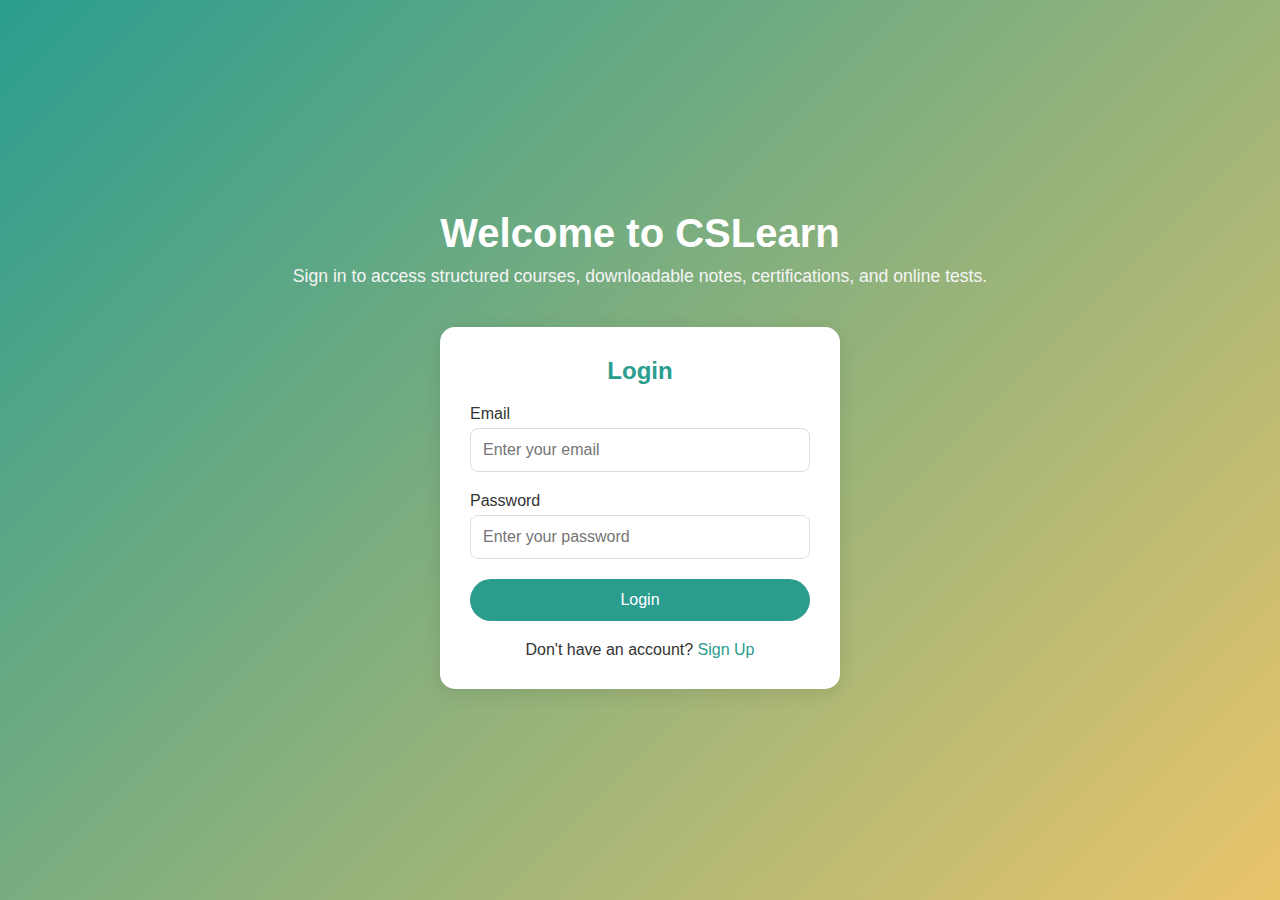
<file: index.html>
<!DOCTYPE html>
<html lang="en">
<head>
    <meta charset="UTF-8">
    <meta name="viewport" content="width=device-width, initial-scale=1.0">
    <title>Login & Signup - CSLearn</title>
    <style>
        * {
            margin: 0;
            padding: 0;
            box-sizing: border-box;
            font-family: -apple-system, BlinkMacSystemFont, 'Segoe UI', Roboto, Oxygen, Ubuntu, Cantarell, 'Open Sans', 'Helvetica Neue', sans-serif;
        }

        body {
            display: flex;
            flex-direction: column;
            justify-content: center;
            align-items: center;
            min-height: 100vh;
            background: linear-gradient(135deg, #2a9d8f, #e9c46a); /* Matching homepage gradient */
            color: #333;
        }

        .hero {
            text-align: center;
            padding: 20px;
            margin-bottom: 20px;
        }

        .hero h1 {
            font-size: 2.5rem;
            color: #fff;
            margin-bottom: 10px;
            font-weight: 600;
        }

        .hero p {
            font-size: 1.1rem;
            color: #f5f5f5;
        }

        .container {
            background: #fff;
            border-radius: 15px;
            box-shadow: 0 4px 20px rgba(0, 0, 0, 0.1);
            width: 400px;
            padding: 30px;
            margin-bottom: 20px;
        }

        .container h2 {
            text-align: center;
            margin-bottom: 20px;
            color: #2a9d8f; /* Matching teal color */
            font-weight: 600;
        }

        .form-box {
            display: none;
        }

        .form-box.active {
            display: block;
        }

        .input-box {
            margin-bottom: 20px;
        }

        .input-box label {
            display: block;
            margin-bottom: 5px;
            color: #333;
            font-weight: 500;
        }

        .input-box input {
            width: 100%;
            padding: 12px;
            border: 1px solid #ddd;
            border-radius: 8px;
            font-size: 16px;
            transition: border-color 0.3s;
        }

        .input-box input:focus {
            outline: none;
            border-color: #2a9d8f; /* Teal border on focus */
        }

        .btn {
            width: 100%;
            padding: 12px;
            background: #2a9d8f; /* Teal button */
            border: none;
            border-radius: 25px; /* Rounded like homepage buttons */
            color: #fff;
            font-size: 16px;
            font-weight: 500;
            cursor: pointer;
            transition: background 0.3s;
        }

        .btn:hover {
            background: #e9c46a; /* Yellow on hover */
        }

        .toggle-link {
            text-align: center;
            margin-top: 20px;
        }

        .toggle-link a {
            color: #2a9d8f; /* Teal link */
            text-decoration: none;
            font-weight: 500;
        }

        .toggle-link a:hover {
            text-decoration: underline;
            color: #e9c46a; /* Yellow on hover */
        }

        .error {
            color: #e63946; /* Red for errors */
            font-size: 14px;
            margin-top: 5px;
            display: none;
        }

        @media (max-width: 480px) {
            .container {
                width: 90%;
                padding: 20px;
            }

            .hero h1 {
                font-size: 2rem;
            }

            .hero p {
                font-size: 1rem;
            }
        }
    </style>
</head>
<body>
    <div class="hero">
        <h1>Welcome to CSLearn</h1>
        <p>Sign in to access structured courses, downloadable notes, certifications, and online tests.</p>
    </div>

    <div class="container">
        <div class="form-box login active" id="loginForm">
            <h2>Login</h2>
            <div class="input-box">
                <label for="loginEmail">Email</label>
                <input type="email" id="loginEmail" placeholder="Enter your email" required>
                <div class="error" id="loginEmailError">Invalid email or password</div>
            </div>
            <div class="input-box">
                <label for="loginPassword">Password</label>
                <input type="password" id="loginPassword" placeholder="Enter your password" required>
            </div>
            <button class="btn" onclick="handleLogin()">Login</button>
            <div class="toggle-link">
                <p>Don't have an account? <a href="#" onclick="toggleForm('signup')">Sign Up</a></p>
            </div>
        </div>

        <div class="form-box signup" id="signupForm">
            <h2>Sign Up</h2>
            <div class="input-box">
                <label for="signupName">Full Name</label>
                <input type="text" id="signupName" placeholder="Enter your full name" required>
                <div class="error" id="signupNameError">Name is required</div>
            </div>
            <div class="input-box">
                <label for="signupEmail">Email</label>
                <input type="email" id="signupEmail" placeholder="Enter your email" required>
                <div class="error" id="signupEmailError">Email already exists</div>
            </div>
            <div class="input-box">
                <label for="signupPassword">Password</label>
                <input type="password" id="signupPassword" placeholder="Enter your password" required>
                <div class="error" id="signupPasswordError">Password must be at least 6 characters</div>
            </div>
            <button class="btn" onclick="handleSignup()">Sign Up</button>
            <div class="toggle-link">
                <p>Already have an account? <a href="#" onclick="toggleForm('login')">Login</a></p>
            </div>
        </div>
    </div>

    <script>
        function toggleForm(form) {
            const loginForm = document.getElementById('loginForm');
            const signupForm = document.getElementById('signupForm');
            if (form === 'login') {
                loginForm.classList.add('active');
                signupForm.classList.remove('active');
            } else {
                signupForm.classList.add('active');
                loginForm.classList.remove('active');
            }
            clearErrors();
        }

        function clearErrors() {
            document.querySelectorAll('.error').forEach(error => {
                error.style.display = 'none';
            });
        }

        function validateEmail(email) {
            const re = /^[^\s@]+@[^\s@]+\.[^\s@]+$/;
            return re.test(email);
        }

        function handleSignup() {
            const name = document.getElementById('signupName').value.trim();
            const email = document.getElementById('signupEmail').value.trim();
            const password = document.getElementById('signupPassword').value;

            let valid = true;
            clearErrors();

            if (!name) {
                document.getElementbyId('signupNameError').style.display = 'block';
                valid = false;
            }
            if (!validateEmail(email)) {
                document.getElementById('signupEmailError').textContent = 'Invalid email format';
                document.getElementById('signupEmailError').style.display = 'block';
                valid = false;
            }
            if (password.length < 6) {
                document.getElementById('signupPasswordError').style.display = 'block';
                valid = false;
            }

            const users = JSON.parse(localStorage.getItem('users') || '[]');
            if (users.some(user => user.email === email)) {
                document.getElementById('signupEmailError').textContent = 'Email already exists';
                document.getElementById('signupEmailError').style.display = 'block';
                valid = false;
            }

            if (valid) {
                users.push({ name, email, password });
                localStorage.setItem('users', JSON.stringify(users));
                alert('Signup successful! Please login.');
                toggleForm('login');
                document.getElementById('signupName').value = '';
                document.getElementById('signupEmail').value = '';
                document.getElementById('signupPassword').value = '';
            }
        }

        function handleLogin() {
            const email = document.getElementById('loginEmail').value.trim();
            const password = document.getElementById('loginPassword').value;

            clearErrors();

            const users = JSON.parse(localStorage.getItem('users') || '[]');
            const user = users.find(user => user.email === email && user.password === password);

            if (user) {
                alert(`Welcome back, ${user.name}!`);
                window.location.href = 'https://chiragc7.github.io/E-learning/';
            } else {
                document.getElementById('loginEmailError').style.display = 'block';
            }
        }
    </script>
    <script>
    function toggleForm(form) {
        const loginForm = document.getElementById('loginForm');
        const signupForm = document.getElementById('signupForm');
        if (form === 'login') {
            loginForm.classList.add('active');
            signupForm.classList.remove('active');
        } else {
            signupForm.classList.add('active');
            loginForm.classList.remove('active');
        }
        clearErrors();
    }

    function clearErrors() {
        document.querySelectorAll('.error').forEach(error => {
            error.style.display = 'none';
        });
    }

    function validateEmail(email) {
        const re = /^[^\s@]+@[^\s@]+\.[^\s@]+$/;
        return re.test(email);
    }

    function handleSignup() {
        const name = document.getElementById('signupName').value.trim();
        const email = document.getElementById('signupEmail').value.trim();
        const password = document.getElementById('signupPassword').value;

        let valid = true;
        clearErrors();

        if (!name) {
            document.getElementById('signupNameError').style.display = 'block';
            valid = false;
        }
        if (!validateEmail(email)) {
            document.getElementById('signupEmailError').textContent = 'Invalid email format';
            document.getElementById('signupEmailError').style.display = 'block';
            valid = false;
        }
        if (password.length < 6) {
            document.getElementById('signupPasswordError').style.display = 'block';
            valid = false;
        }

        const users = JSON.parse(localStorage.getItem('users') || '[]');
        if (users.some(user => user.email === email)) {
            document.getElementById('signupEmailError').textContent = 'Email already exists';
            document.getElementById('signupEmailError').style.display = 'block';
            valid = false;
        }

        if (valid) {
            users.push({ name, email, password });
            localStorage.setItem('users', JSON.stringify(users));
            alert('Signup successful! Please login.');
            toggleForm('login');
            document.getElementById('signupName').value = '';
            document.getElementById('signupEmail').value = '';
            document.getElementById('signupPassword').value = '';
        }
    }

    function handleLogin() {
        const email = document.getElementById('loginEmail').value.trim();
        const password = document.getElementById('loginPassword').value;

        clearErrors();

        const users = JSON.parse(localStorage.getItem('users') || '[]');
        const user = users.find(user => user.email === email && user.password === password);

        if (user) {
            // Set loggedIn flag and store user info
            localStorage.setItem('loggedIn', 'true');
            localStorage.setItem('currentUser', JSON.stringify(user));
            alert(`Welcome back, ${user.name}!`);
            window.location.href = 'home.html'; // Redirect to homepage
            document.getElementById('loginEmail').value = '';
            document.getElementById('loginPassword').value = '';
        } else {
            document.getElementById('loginEmailError').style.display = 'block';
        }
    }
</script>
</body>
</html>
</file>
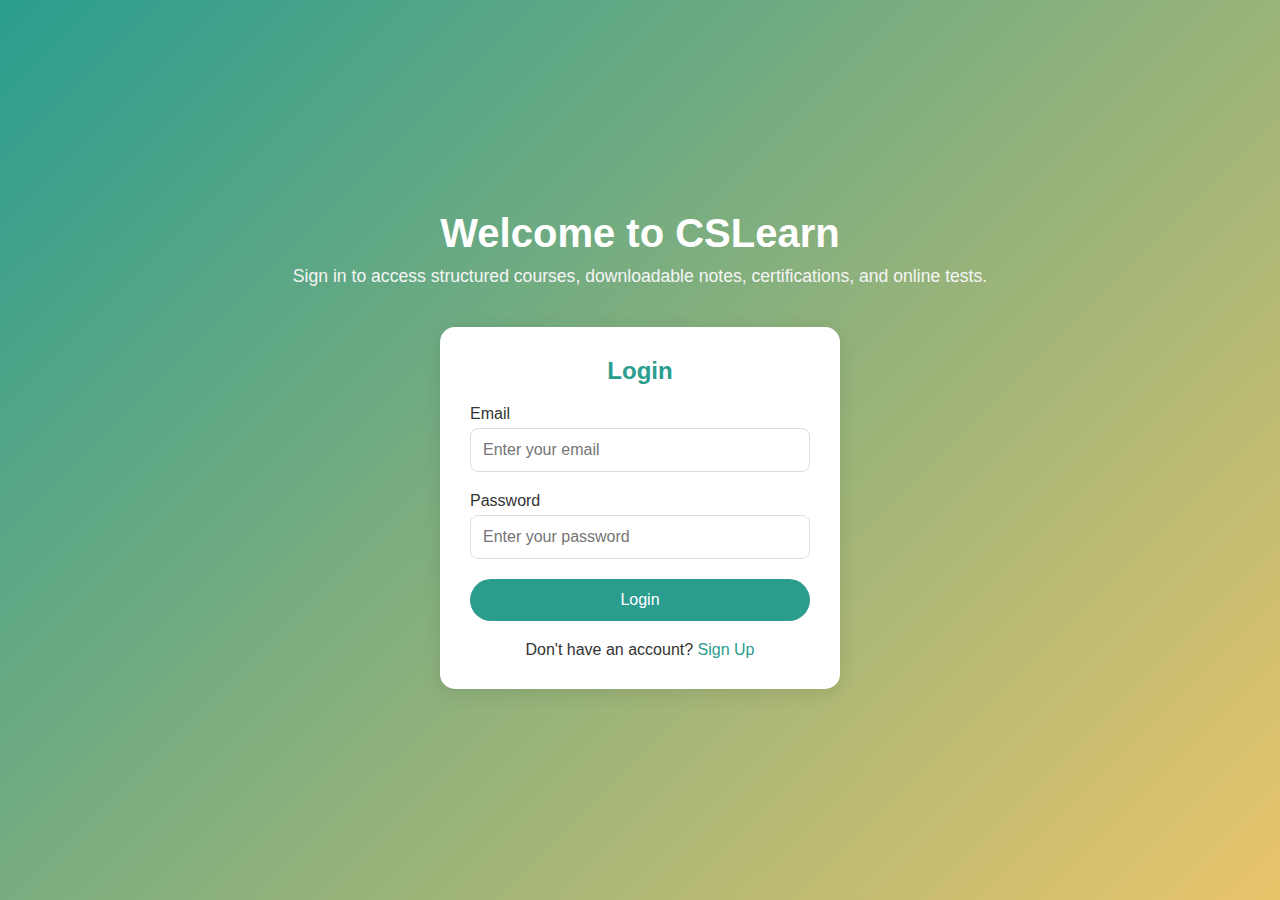
<file: Certificates.html>
<!DOCTYPE html>
<html lang="en">
<head>
  <meta charset="UTF-8">
  <meta name="viewport" content="width=device-width, initial-scale=1">
  <title>Certificates - CS E-Learning</title>
  <link rel="stylesheet" href="certificates.css">
</head>
<body>
  <!-- Check Login Status -->
    <script>
        // Check if user is logged in
        if (!localStorage.getItem('loggedIn')) {
            window.location.href = 'index.html'; // Redirect to login page
        }
    </script>
  <!-- Header -->
  <header class="header">
    <div class="container">
      <div class="logo">CS<span>Learn</span></div>
      <nav class="nav">
        <a href="home.html">Home</a>
        <a href="course.html">Courses</a>
        <a href="notes.html">Notes</a>
        <a href="certificates.html" class="active">Certificates</a>
        <a href="contect.html">Contact</a>
      </nav>
    </div>
  </header>

  <!-- Certificates Section -->
  <section class="certificates">
    <div class="container">
      <h2>Download Your Certificate</h2>
      <p>Congratulations! Complete your course and get your certificate.</p>

      <div class="certificate-list">

        <div class="certificate-card">
          <h3>Introduction to Computers</h3>
          <a href="certificate_genrater.html" >Download Certificate</a>
        </div>

        <div class="certificate-card">
          <h3>Programming Fundamentals</h3>
          <a href="certificate_genrater.html">Download Certificate</a>
        </div>

        <div class="certificate-card">
          <h3>Database Management</h3>
          <a href="certificate_genrater.html" >Download Certificate</a>
        </div>

        <div class="certificate-card">
          <h3>Web Development Basics</h3>
          <a href="certificate_genrater.html" >Download Certificate</a>
        </div>

        <div class="certificate-card">
          <h3>Networking Essentials</h3>
          <a href="certificate_genrater.html" >Download Certificate</a>
        </div>

      </div>
    </div>
  </section>

  <!-- Footer -->
  <footer class="footer">
    <div class="container">
      <p>&copy; 2025 CS Learn | Designed by Chirag</p>
      <div class="social-links">
        <a href="https://www.linkedin.com/in/chirag-chauhan-78a33319b" target="_blank">LinkedIn</a> 
        <span>|</span>
        <a href="https://github.com/chiragc7" target="_blank">GitHub</a>
        <span>|</span>
         <a href="https://chiragc7.github.io/portfolio/" target="_blank">portfolio</a> 
         
    
      <p>📧  <a href="mailto:chiragchauhan10614@gmail.com" class="email-link">chiragchauhan10614@gmail.com</a> | 📞 +91-9105286928</p>
    </div>
  </footer>


  

</body>
</html>
</file>
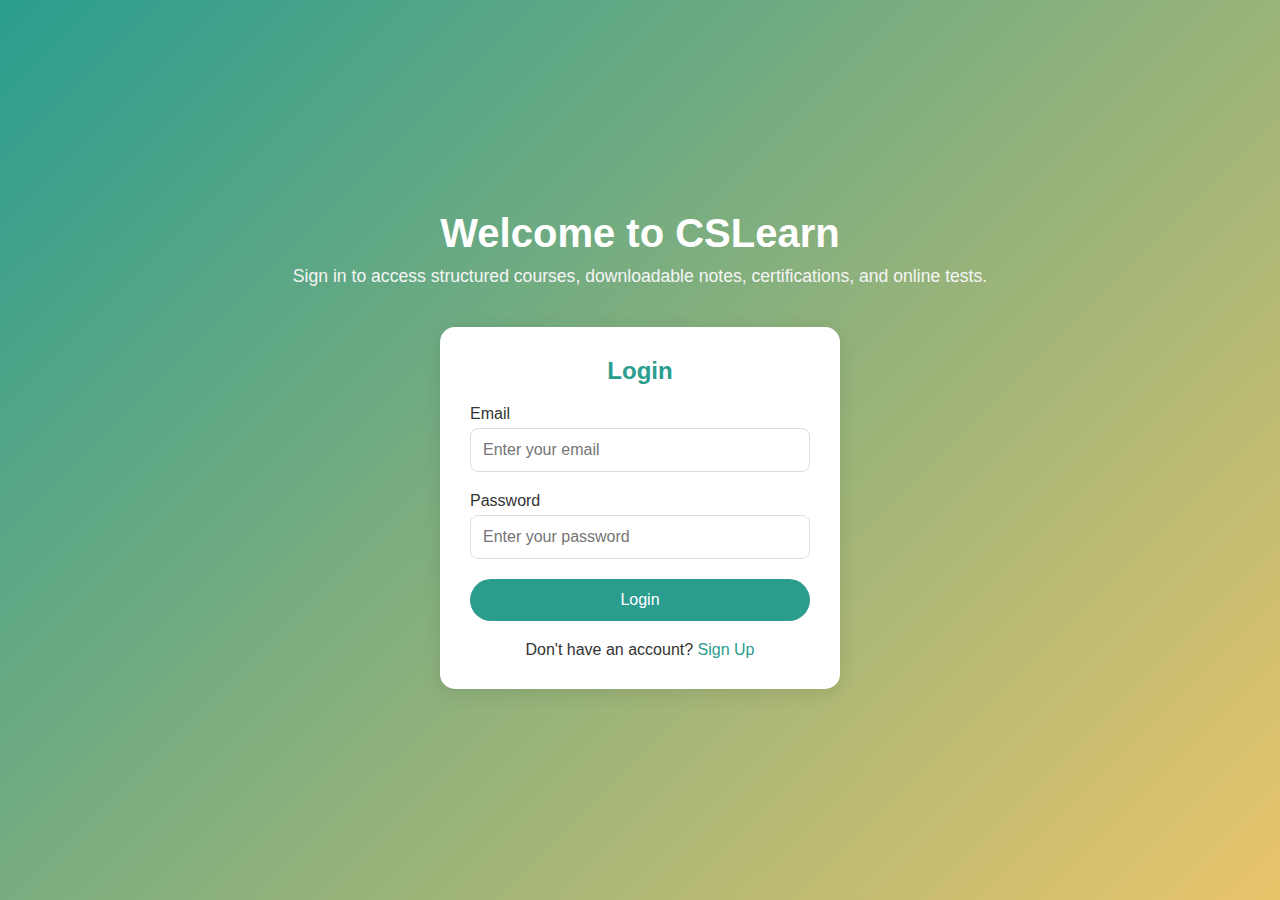
<file: contect.html>
<!DOCTYPE html>
<html lang="en">
<head>
  <meta charset="UTF-8">
  <meta name="viewport" content="width=device-width, initial-scale=1.0">
  <title>Contact Us - CS E-Learning</title>
  <link rel="stylesheet" href="contect.css">
  <link rel="stylesheet" href="https://cdn.jsdelivr.net/npm/bootstrap@5.3.5/dist/css/bootstrap.min.css">
</head>
<body>
  <!-- Check Login Status -->
  <script>
    // Check if user is logged in
    if (!localStorage.getItem('loggedIn')) {
      window.location.href = 'index.html'; // Redirect to login page
    }
  </script>

  <!-- Header -->
  <header class="header">
    <div class="container">
      <div class="logo">CS<span>Learn</span></div>
      <nav class="nav">
        <a href="home.html">Home</a>
        <a href="course.html">Courses</a>
        <a href="notes.html">Notes</a>
        <a href="Certificates.html">Certificates</a>
        <a href="contact.html" class="active">Contact</a>
      </nav>
    </div>
  </header>

  <!-- Contact Section -->
  <section class="contact">
    <div class="container">
      <h2>Contact Us</h2>
      <p>Have questions or need help? Fill out the form below and we will get back to you soon!</p>

      <form action="https://formspree.io/f/xjkwyzlo" method="POST" class="contact-form">
        <div class="mb-3">
          <label for="name" class="form-label">Name</label>
          <input type="text" id="name" name="name" class="form-control" placeholder="Name" required>
        </div>

        <div class="mb-3">
          <label for="email" class="form-label">Email</label>
          <input type="email" id="email" name="email" class="form-control" placeholder="Email" required>
        </div>

        <div class="mb-3">
          <label for="message" class="form-label">Message</label>
          <textarea id="message" name="message" class="form-control" placeholder="Enter your message" rows="5"></textarea>
        </div>

        <button type="submit" class="btn btn-primary btn-lg">Submit</button>
      </form>
    </div>
  </section>

  <!-- Footer -->
  <footer class="footer">
    <div class="container">
      <p>© 2025 CS Learn | Designed by Chirag</p>
      <div class="social-links">
        <a href="https://www.linkedin.com/in/chirag-chauhan-78a33319b" target="_blank">LinkedIn</a>
        <span>|</span>
        <a href="https://github.com/chiragc7" target="_blank">GitHub</a>
        <span>|</span>
        <a href="https://chiragc7.github.io/portfolio/" target="_blank">Portfolio</a>
      </div>
      <p>📧 <a href="mailto:chiragchauhan10614@gmail.com" class="email-link">chiragchauhan10614@gmail.com</a> | 📞 +91-9105286928</p>
    </div>
  </footer>
</body>
</html>
</file>
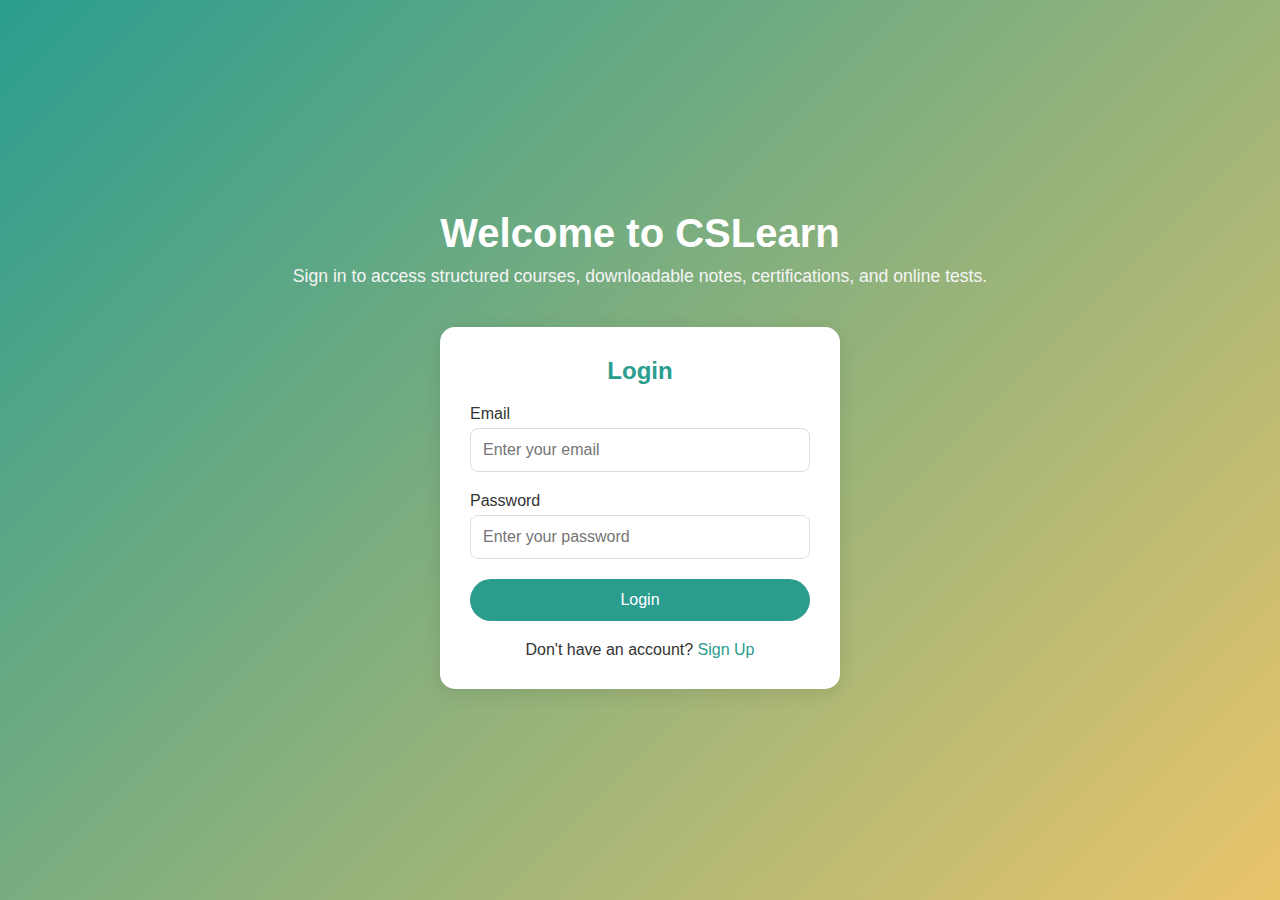
<file: course.html>
<!DOCTYPE html>
<html lang="en">
<head>
  <meta charset="UTF-8">
  <meta name="viewport" content="width=device-width, initial-scale=1">
  <title>Courses - CS E-Learning</title>
  <link rel="stylesheet" href="course.css">
  <link rel="stylesheet" href="https://cdn.jsdelivr.net/npm/bootstrap@5.3.5/dist/css/bootstrap.min.css">

</head>
<body>
  <!-- Check Login Status -->
    <script>
        // Check if user is logged in
        if (!localStorage.getItem('loggedIn')) {
            window.location.href = 'index.html'; // Redirect to login page
        }
    </script>
  <!-- Header -->
  <header class="header">
    <div class="container">
      <div class="logo">CS<span>Learn</span></div>
      <nav class="nav">
        <a href="home.html">Home</a>
        <a href="course.html" class="active">Courses</a>
        <a href="notes.html">Notes</a>
        <a href="Certificates.html">Certificates</a>
        <a href="contect.html">Contact</a>
      </nav>
    </div>
  </header>

  <!-- Courses Section -->
  <section class="courses">
    <div class="container">
      <h2>Our Courses</h2>
      <p>Start learning today with our Computer Science courses!</p>

      <div class="course-grid">
        <div class="course-card">
          <h3>Introduction to Computers</h3>
          <p>Learn the basics of computers, hardware, software, and applications.</p>
          <a href="introduction.html">Start Learning</a>
        </div>

        <div class="course-card">
          <h3>Programming Fundamentals</h3>
          <p>Understand algorithms, flowcharts, and basic programming logic.</p>
          <a href="programing.html">Start Learning</a>
        </div>

        <div class="course-card">
          <h3>Database Management</h3>
          <p>Learn about databases, SQL queries, and data storage techniques.</p>
          <a href="database.html">Start Learning</a>
        </div>

        <div class="course-card">
          <h3>Web Development Basics</h3>
          <p>Introduction to HTML, CSS, and JavaScript for website development.</p>
          <a href="https://chiragc7.github.io/studyc7/">Start Learning</a>
        </div>

        <div class="course-card">
          <h3>Networking Essentials</h3>
          <p>Understand computer networks, internet basics, and cybersecurity.</p>
          <a href="network.html">Start Learning</a>
        </div>

      </div>
    </div>
  </section>

  <!-- Footer -->
  <footer class="footer">
    <div class="container">
      <p>&copy; 2025 CS Learn | Designed by Chirag</p>
      <div class="social-links">
        <a href="https://www.linkedin.com/in/chirag-chauhan-78a33319b" target="_blank">LinkedIn</a> 
        <span>|</span>
        <a href="https://github.com/chiragc7" target="_blank">GitHub</a>
        <span>|</span>
         <a href="https://chiragc7.github.io/portfolio/" target="_blank">portfolio</a> 
         
    
      <p>📧  <a href="mailto:chiragchauhan10614@gmail.com" class="email-link">chiragchauhan10614@gmail.com</a> | 📞 +91-9105286928</p>
    </div>
  </footer>

</body>
</html>
</file>
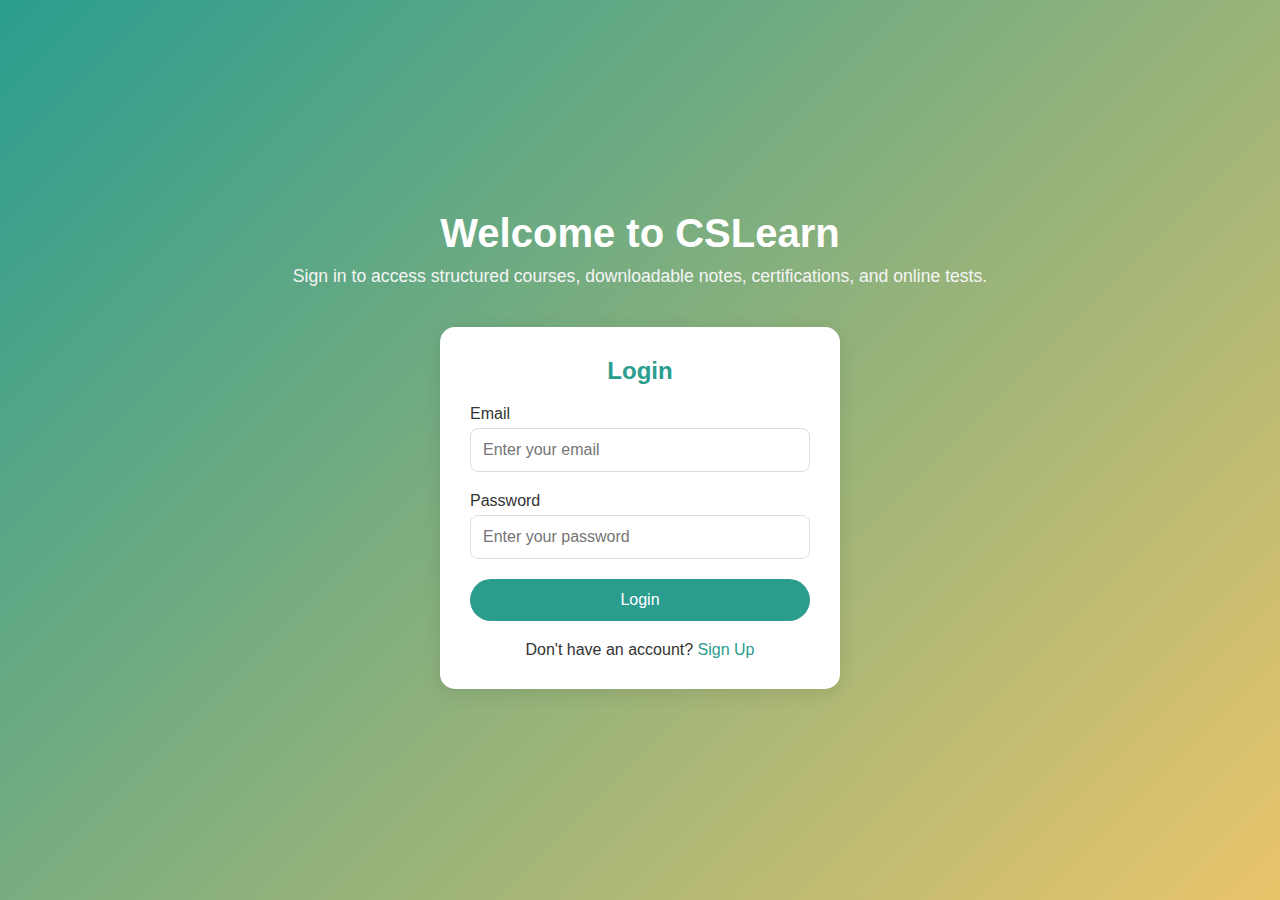
<file: database.html>
<!DOCTYPE html>
<html lang="en">
<head>
  <meta charset="UTF-8" />
  <meta name="viewport" content="width=device-width, initial-scale=1.0" />
  <title>Introduction to Database</title>
  <link rel="stylesheet" href="database.css" />
</head>
<body>
  <!-- Check Login Status -->
    <script>
        // Check if user is logged in
        if (!localStorage.getItem('loggedIn')) {
            window.location.href = 'index.html'; // Redirect to login page
        }
    </script>
  <header>
    <h1>Introduction to Database</h1>
    <p>Understanding the basics of storing and managing data</p>
  </header>

  <main class="container">
    <section class="intro">
      <h2>What is a Database?</h2>
      <p>
        A database is an organized collection of data that can be easily accessed, managed, and updated. 
        It helps in storing large amounts of data efficiently so that it can be retrieved and used whenever needed.
      </p>
    </section>

    <section class="types">
      <h2>Types of Databases</h2>
      <ul>
        <li>Relational Database (e.g., MySQL, PostgreSQL)</li>
        <li>NoSQL Database (e.g., MongoDB)</li>
        <li>Cloud Database (e.g., Firebase)</li>
        <li>Distributed Database</li>
      </ul>
    </section>

<h2>1. Relational Database (e.g., MySQL, PostgreSQL)</h2>
<p>A Relational Database stores data in tables (rows and columns) and uses Structured Query Language (SQL) to manage and retrieve it.
    Each table has a primary key and can be linked to other tables using foreign keys, which makes data organized and easy to relate.</p>
<ul>
<li>Structured format with defined schema</li>
<li>Supports complex queries using SQL</li>
<li>Ensures data integrity using constraints and relationships</li>
<li>Used in: Banking systems, e-commerce, CRM software</li>
</ul>

<h2> 2. NoSQL Database (e.g., MongoDB)</h2>
<p>A NoSQL Database is used to store unstructured or semi-structured data. It doesn't require a fixed schema, making it highly flexible for modern 
    applications like real-time analytics and content management systems.</p>
<ul>
<li>Stores data in formats like JSON, documents, key-value pairs</li>
<li>High scalability and performance</li>
<li>Schema-less (can change structure anytime)</li>
<li>Used in: Social media apps, IoT, real-time analytics</li>
</ul>

<h2> 3. Cloud Database (e.g., Firebase)</h2>
<p>A Cloud Database is hosted on the cloud rather than on local servers. It allows access to data anytime,
     anywhere through the internet, and is often fully managed by service providers</p>

<ul>
    <li>Accessible globally via internet</li>
    <li>Auto-scaling and real-time syncing</li>
    <li>No need for server management</li>
    <li>Used in: Mobile apps, real-time chat apps, SaaS platforms</li>
</ul>

<h2>4. Distributed Database</h2>
<p>
    A Distributed Database stores data across multiple physical locations
     (different servers or even countries).
     It appears as a single database to users but is actually split across a network.
</p>

<ul>

    <li>High availability and fault tolerance</li>
    <li>Data is stored closer to the users for faster access</li>
    <li>Used in large-scale systems</li>
    <li>Used in: Telecom systems, global applications, big data environments</li>


</ul>



    <section class="uses">
      <h2>Common Uses of Databases</h2>
      <p>
        Databases are used in almost every field – banking, education, e-commerce, social media, healthcare, and more.
      </p>
    </section>
  </main>

  <footer class="footer">
    <div class="container">
      <p>&copy; 2025 CS Learn | Designed by Chirag</p>
      <div class="social-links">
        <a href="https://www.linkedin.com/in/chirag-chauhan-78a33319b" target="_blank">LinkedIn</a> 
        <span>|</span>
        <a href="https://github.com/chiragc7" target="_blank">GitHub</a>
        <span>|</span>
         <a href="https://chiragc7.github.io/portfolio/" target="_blank">portfolio</a> 
         
    
      <p>📧  <a href="mailto:chiragchauhan10614@gmail.com" class="email-link">chiragchauhan10614@gmail.com</a> | 📞 +91-9105286928</p>
    </div>
  </footer>

</body>
</html>
</file>
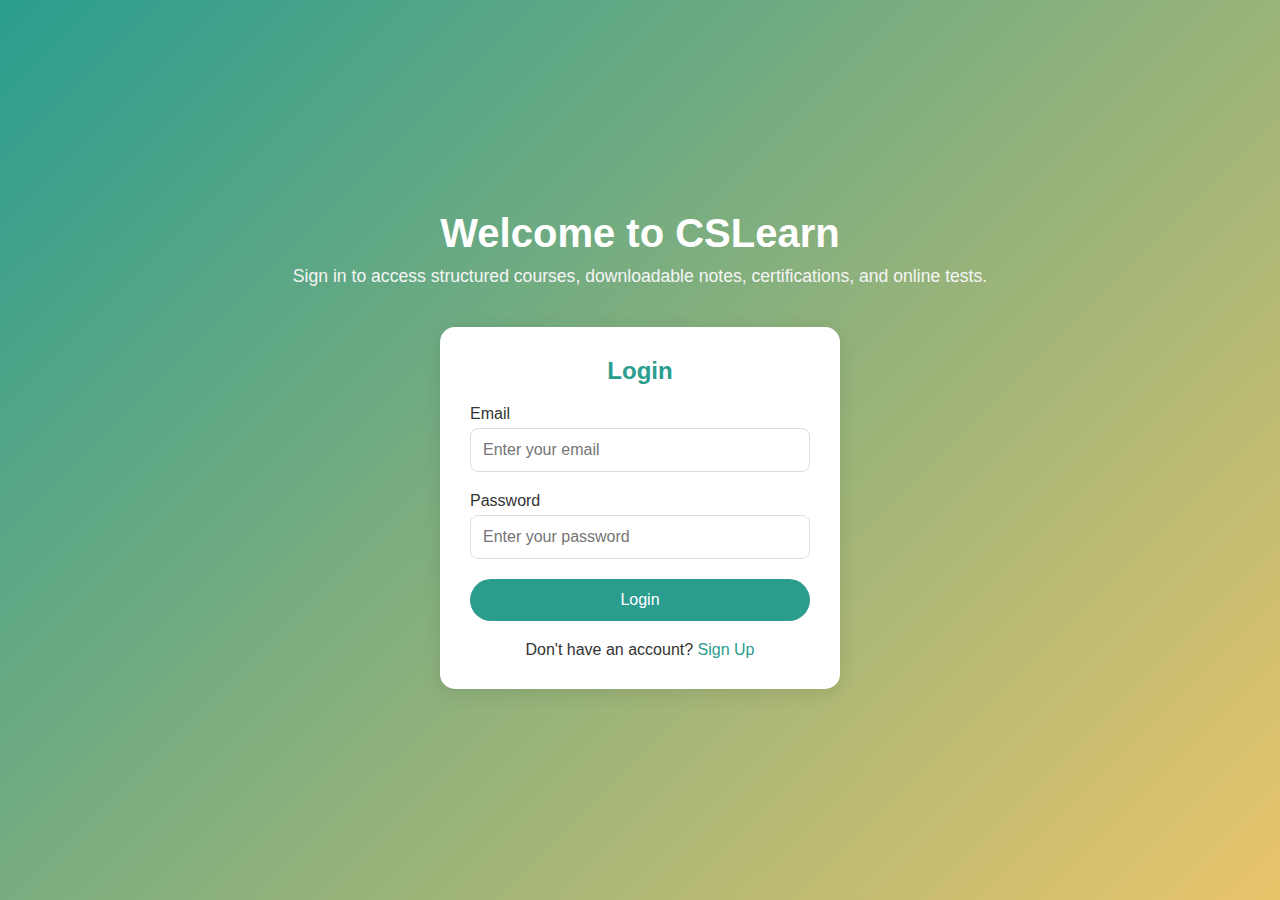
<file: home.html>
<!DOCTYPE html>
<html lang="en">
<head>
    <meta charset="UTF-8">
    <meta name="viewport" content="width=device-width, initial-scale=1.0">
    <title>CS E-Learning Platform</title>
    <link rel="stylesheet" href="style.css">
    <link rel="stylesheet" href="https://cdn.jsdelivr.net/npm/bootstrap@5.3.5/dist/css/bootstrap.min.css">
</head>
<body>
    <!-- Check Login Status -->
    <script>
        // Check if user is logged in
        if (!localStorage.getItem('loggedIn')) {
            window.location.href = 'index.html'; // Redirect to login page
        }
    </script>

    <!-- Header -->
    <header class="header">
        <div class="container">
            <div class="logo">CS<span>Learn</span></div>
            <nav class="nav">
                <a href="home.html">Home</a>
                <a href="course.html">Courses</a>
                <a href="notes.html">Notes</a>
                <a href="Certificates.html">Certificates</a>
                <a href="contect.html">Contact</a>
                <!-- Logout Button -->
                <a href="#" onclick="handleLogout()" class="btn btn-outline-danger btn-sm ms-2">Logout</a>
            </nav>
        </div>
    </header>

    <!-- Hero Section -->
    <section class="hero">
        <div class="container hero-content">
            <div class="hero-text">
                <h1>Learn Computer Science<br> Step-by-Step</h1>
                <p>Structured Courses | Downloadable Notes | Certification | Online Tests</p>
                <a href="course.html" class="btn-primary">Start Learning</a>
            </div>
            <div class="hero-image">
                <img src="home_page_img.png.webp" alt="E-learning Image">
            </div>
        </div>
    </section>

    <!-- Features Section -->
    <section class="features">
        <div class="container features-grid">
            <div class="feature-item">
                <h3>Interactive Courses</h3>
                <p>Learn from beginner to advanced level topics.</p>
                <button type="button" class="btn btn-outline-info">
                    <a href="course.html" class="link-danger link-offset-2 link-underline-opacity-25 link-underline-opacity-100-hover">Explore Courses</a>
                </button>
            </div>
            <div class="feature-item">
                <h3>Download Notes</h3>
                <p>Access PDF notes for quick revision anytime.</p>
                <button type="button" class="btn btn-outline-info">
                    <a href="notes.html" class="link-danger link-offset-2 link-underline-opacity-25 link-underline-opacity-100-hover">Download Notes</a>
                </button>
            </div>
            <div class="feature-item">
                <h3>Get Certified</h3>
                <p>Earn certificates after course and test completion.</p>
                <button type="button" class="btn btn-outline-info">
                    <a href="Certificates.html" class="link-danger link-offset-2 link-underline-opacity-25 link-underline-opacity-100-hover">Get Certified</a>
                </button>
            </div>
        </div>
    </section>

    <!-- Footer -->
    <footer class="footer">
        <div class="container">
            <p>© 2025 CS Learn | Designed by Chirag</p>
            <div class="social-links">
                <a href="https://www.linkedin.com/in/chirag-chauhan-78a33319b" target="_blank">LinkedIn</a> 
                <span>|</span>
                <a href="https://github.com/chiragc7" target="_blank">GitHub</a>
                <span>|</span>
                <a href="https://chiragc7.github.io/portfolio/" target="_blank">Portfolio</a> 
            </div>
            <p>📧 <a href="mailto:chiragchauhan10614@gmail.com" class="email-link">chiragchauhan10614@gmail.com</a> | 📞 +91-9105286928</p>
        </div>
    </footer>

    <!-- Logout Script -->
    <script>
        function handleLogout() {
            // Clear login status
            localStorage.removeItem('loggedIn');
            localStorage.removeItem('currentUser');
            alert('You have been logged out.');
            window.location.href = 'index.html'; // Redirect to login page
        }
    </script>
</body>
</html>
</file>
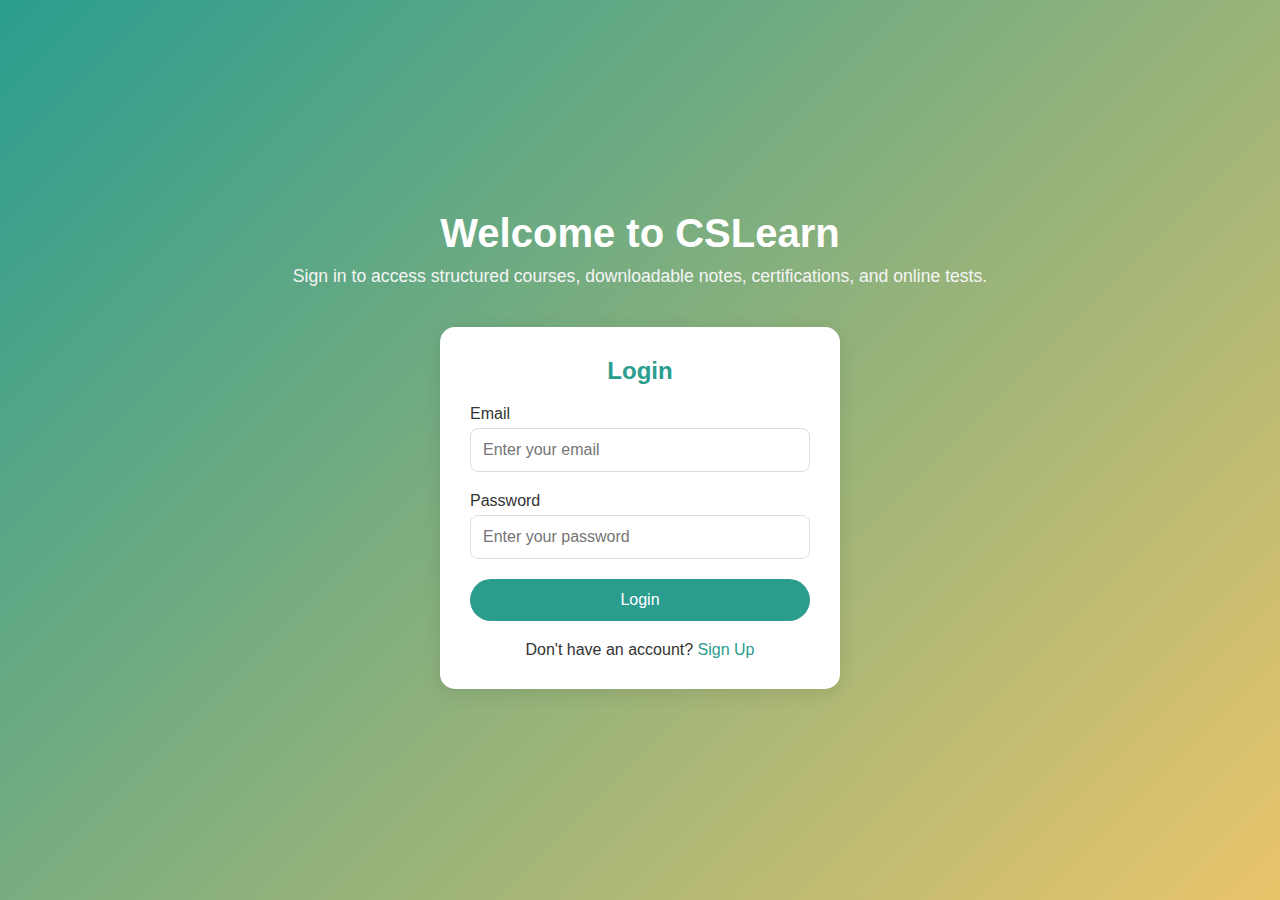
<file: introduction.html>
<!DOCTYPE html>
<html lang="en">
<head>
  <meta charset="UTF-8" />
  <meta name="viewport" content="width=device-width, initial-scale=1.0"/>
  <title> Introduction of computers</title>
  <link rel="stylesheet" href="introduction.css" />
</head>
<body>
    <!-- Check Login Status -->
    <script>
        // Check if user is logged in
        if (!localStorage.getItem('loggedIn')) {
            window.location.href = 'index.html'; // Redirect to login page
        }
    </script>
  <header>
    <h1>Welcome to Our Course</h1>
    <p>Introduction to Computer</p>
  </header>

  <main class="container">
    <section class="intro">
      <h2>About This Course</h2>
      <p>
        This course is designed to introduce you to the fundamentals of computers,
        including hardware, software, internet, and basic applications.
      </p>
    </section>

    <section class="details">
      <h2>What You'll Learn</h2>
      <ul>
        <li>History of Evolution of the Computer Technology</li>
        <li>Generation of Computers</li>
        <li>Types of Computers Architecture</li>
        <li>inputs Devices</li>
        <li>Output Devices</li>
      </ul>
    </section>

    <p>
        The computer is well-known to us, the first counting device our
         ancestors used in the early decades. But also before that, they
          utilized sticks, bones, and stones as their counting implements.
           As the evolution of the human mind and technology improved with time,
            the existence of more computing devices increased. In this tutorial,
          we will learn the History of computers and the Timeline according to the
           subsequent years.
      </p>


      <h2>First Computer Design</h2>
      <p>In the 19th century, a renowned Mathematician, Charles Babbage,
         developed and partly built a Victorian-era computer named the Analytical Engine.
          The fundamental component of the oldest machine was the input,
          having the programs and data that the user had to provide to the Analytical Machine
           through punched cards,
           a technique being employed at the time to handle mechanical looms like the Jacquard loom.
         The design of the analytical engine was initiated in 1833.</p>

        <h2>The Function of Ancient Computers</h2>
        <p>The computer was born not for amusement or email but out of a requirement to solve a
             complicated number-crunching crisis. 
             By 1880, the American population had expanded so
              widely that it took more than seven years to tabulate
               the US census results. The government pursued a quicker method
                to get the job done, offering an upgrade to the punch-card-based computers
                 that grabbed up total room space.
         </p>
         <h2>Ancient Theory of Computers</h2>
         <p>Eventually, the notion of numerals became tangible and familiar enough for 
            counting to emerge and instructing sequences to others.
             It led to the evolution of the numerical system and mathematical notation, 
             such as addition, subtraction, multiplication, division, square root, 
             and squaring, as mathematical operations. All this led to the birth of the 
             Calculator by Blaise Pascal in 1642.
             Its name is Pascaline.</p>


            <h2>Generations of computers</h2>
            <p>From the 19th century to the present day,
                 the role of the computer in its users' lives is crucial.
                  However, in today's generation, this computer may work a
                   little differently and more advanced than in the 19th century.
                    But it served the purpose it is to its users and remained the same.
                 This tutorial describes various generations of computers in detail.
            </p>

            <h2>First Generation Computers</h2>
            <p>By 1940, vacuum tubes, electronic devices that
                 regulate the flow of electrons in a vacuum, were used.
                  These were the first computer systems that the users utilized 
                  for circuitry and magnetic drums and were usually massive, 
                  capturing up an entire room. These computers were very costly to operate in the
                   spare of employing a great deal of electricity. At that time, the most common computer
                    language that the first generation computers depended on was the machine language, 
                    the lowest-level programming language that the computers understood for executing operations. The UNIVAC and ENIAC
                 computers are specimens of first-generation computing devices.
                </p>

                <h2>Second Generation Computer</h2>
                <p>In 1956, the technology of transistors replaced 
                    the bulkier generation of vacuum tubes.
                     After the invention of these transistors,
                      the dimensions of the computer were also reduced.
                       Second-generation computers evolved smaller in size compared to
                        first-generation computers. Second-generation computers developed from 
                        enigmatic binary machine language to representational symbolic systems,
                         or assembly languages, that authorized the programmers to appoint instructions in words or phrases. 
                         IBM1400 series, PDP-8, IBM 7090 and 7094, UNIVAC 1107, CDC 3600, etc.,
                         are a few examples of the second generation.</p>

                    <h2>Thired Generation Computers</h2>
                    <p>This generation started developing integrated circuits in 1964.
                         Instead of using punch cards and printouts, users could interact 
                         with third-generation computers via keyboards and monitors and interfaced
                          with an operating system. For the first time, computers reached a mass audience, as they were smaller
                         and cheaper than the past prototypes. Jack Kilby of Texas Instruments and Robert Noyce of Fairchild Semiconductor
                          developed integrated circuits by 1950.
                    </p>


                    <h2>Fourth Generation Computers</h2>
                    <p>By 1971, users operated the first microprocessors,
                         the Large-Scale Integration (LSI) circuits created on 
                         one chip called microprocessors. The microprocessor was conducted 
                         in the fourth generation of computers, as developers built thousands
                          of integrated circuits onto a single silicon chip. 
                          What if the first generation served an entire room that could accommodate
                           within a palm? The Intel 4004 chip, developed in 1971, located all the computer 
                           components from the Central Processing Unit and memory to input or output authorities
                            on a single chip.

                    </p>

                    <h2>Fifth Generation Computers</h2>
                    <p>The technology on which the fifth generation of
                         computers relies is AI. It authorizes computers to conduct like humans.
                          Today's computers are so developed that users utilize them in every distinct field,
                           primarily accounting, constructing buildings, space research, engineering technologies,
                            and other types of analysis. The principal purpose of fifth-generation computing is to create 
                            devices that react to natural language input and are competent in learning and self-organizing.

                    </p>




                    <h2>Types of Computer Architecture</h2>
                    <ul>
                      <li>Von-Neumann Architecture</li>
                      <li>Harvard Architecture</li>
                      <li>Instruction Set Architecture</li>
                      <li>Micro-architecture</li>
                    </ul>

                    <h2>Von-Neumann Architecture</h2>
                    <p>John von Neumann coined and developed this architecture. 
                      The computer we are using nowadays is based on the von Neumann architecture.
                       It has some concepts. It is also known as Princeton architecture. It renders a unique
                       design for the electronic digital systems having the following components:
                    </p>

                    <h2>Harvard Architecture</h2>
                    <p>Harvard Architecture consists of code and data laid in distinct
                       memory sections. It requires a separate memory block for data and instruction. 
                       It has solely contained data storage within the Central Processing Unit (CPU).
                        A single collection of clock cycles is needed. Data accessibility in one memory is done by 
                      a single memory location in the case of Harvard architecture.
                    </p>

                    <h2>Instruction Set Architecture</h2>
                    <p>Another notable digital computer architecture is the Instruction Set Architecture.
                       The architecture holds a collection of instructions that the processor renders and surmises.
                        It consists of two instruction sets: RISC (Reduced Instruction Set Computer) and CISC (Complex Instruction Set Computer).

                      It enables versatile implementations of an ISA, commonly
                       differing in features such as performance, physical size, and monetary price.
                        It empowers the evolution of the micro-architectures, implementing ISA as an exclusive,
                         higher-performance system that can run software on preceding generations of execution.
                    </p>

                    <h2>Micro-architecture</h2>
                    <p>Micro-architecture is the structural design of a microprocessor. This computer organization leverages
                       a method where the instruction
                       set architecture holds a built-in processor.
                       Engineers and hardware scientists implement instruction set architecture (ISA) with various micro-architectures 
                       that vary because of changing technology. It includes the technologies used, resources, and methods. Using this,
                        the processors physically devised to administer a particular instruction set.

                      It is a logical form of all electronic elements and data
                       pathways present in the microprocessor, designed in a specific way. It allows for the optimal
                        completion of instructions. In academia, it is called computer organization.
                    </p>

                    <h2>Input Devices</h2>
                    <h2>Types of Inputs Devices</h2>
                    <ul>
                      <li>Pointing Devices</li>
                      <li>Composite Devices</li>
                      <li>Video Input Devices</li>
                      <li>High-Degree of Freedom Input Devices</li>
                      <li>Voice Input Devices</li>
                    </ul>

                    <h2>Differnt input Devices</h2>
                    <ul>
                      <li>Keyboard</li>
                      <li>Mouse</li>
                      <li>Scanner</li>
                      <li>Web Camera</li>
                    </ul>

                    <h2>Output Devices </h2>
                    <p>A peripheral device that helps a computer system to
                       reproduce input data or instructions is called an output unit of a
                        computer. After a user enters the raw data as input, the processor receives
                         that information and processes the data. Then, the computer system distributes
                          the processed data to the users through various output units. Output devices transform 
                          computer data into a human-understandable form. This tutorial is an easy way to learn more basic ideas 
                      on the different types of output devices and their utility.
                    </p>

                    <h2>Differnt Output Devices</h2>
                    <ul>

                      <li>Monitor</li>
                      <li>Printer</li>
                      <li>Plotter</li>
                      <li>Speaker</li>
                      <li>Projector</li>





                    </ul>

    <section class="info">
      <h2>Course Duration</h2>
      <p>6 Weeks (3 days a week, 1 hour per session)</p>
    </section>
  </main>

  <footer class="footer">
    <div class="container">
      <p>&copy; 2025 CS Learn | Designed by Chirag</p>
      <div class="social-links">
        <a href="https://www.linkedin.com/in/chirag-chauhan-78a33319b" target="_blank">LinkedIn</a> 
        <span>|</span>
        <a href="https://github.com/chiragc7" target="_blank">GitHub</a>
        <span>|</span>
         <a href="https://chiragc7.github.io/portfolio/" target="_blank">portfolio</a> 
         
    
      <p>📧  <a href="mailto:chiragchauhan10614@gmail.com" class="email-link">chiragchauhan10614@gmail.com</a> | 📞 +91-9105286928</p>
    </div>
  </footer>
</body>
</html>
</file>
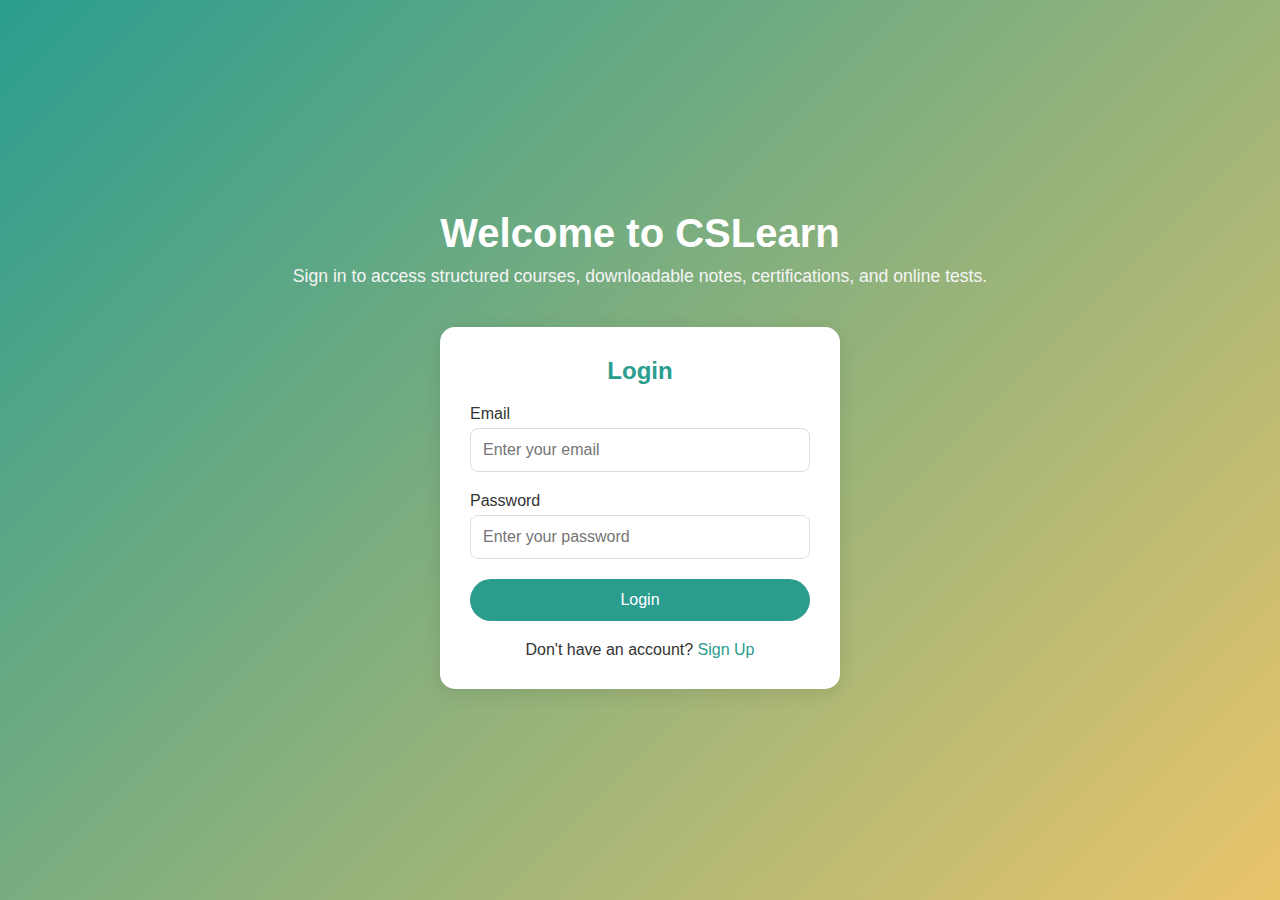
<file: network.html>
<!DOCTYPE html>
<html lang="en">
<head>
  <meta charset="UTF-8" />
  <meta name="viewport" content="width=device-width, initial-scale=1.0" />
  <title>Networking Essentials</title>
  <link rel="stylesheet" href="networking.css" />
</head>
<body>
  <!-- Check Login Status -->
    <script>
        // Check if user is logged in
        if (!localStorage.getItem('loggedIn')) {
            window.location.href = 'index.html'; // Redirect to login page
        }
    </script>
  <header>
    <h1>Networking Essentials</h1>
    <p>Learn the basics of computer networks and communication</p>
  </header>

  <main class="container">
    <section class="intro">
      <h2>What is Networking?</h2>
      <p>
        Networking refers to the practice of connecting computers and other devices together 
        so they can share resources and information. It is the backbone of internet communication.
      </p>
    </section>

    <section class="types">
      <h2>Types of Networks</h2>
      <ul>
        <li><strong>LAN (Local Area Network):</strong> Covers a small area like home, office, or school.</li>
        <li><strong>WAN (Wide Area Network):</strong> Covers large geographic areas, such as the internet.</li>
        <li><strong>MAN (Metropolitan Area Network):</strong> Connects users in a city or large campus.</li>
        <li><strong>Wireless Networks (Wi-Fi):</strong> Connects devices using radio signals instead of cables.</li>
      </ul>
    </section>

<h2>LAN (Local Area Network)</h2>
<p>A LAN connects computers and devices within a limited area, such as a home, office, school, or campus. 
    It allows users to share resources like files, printers,
     and internet connections easily and quickly.</p>

<ul>
<li>Covers a small geographic area</li>
<li>High-speed connection (usually wired or Wi-Fi)</li>
<li>Low setup and maintenance cost</li>
<li>Typically owned and managed by a single person or organization</li>
<li>Example: Computers connected in a school lab</li>

</ul>

<h2>2. WAN (Wide Area Network)</h2>
<p>A WAN spans a large geographic area — like cities,
     countries, or even continents. The internet is the largest WAN in existence. 
     WANs are used to connect smaller networks (like LANs)
     to each other over long distances.</p>

<ul>
<li>Covers a wide area using leased telecom lines</li>
<li>Lower speed than LANs (but improving with fiber optics)</li>
<li>Higher cost to maintain</li>
<li>Often managed by service providers (ISPs)</li>
<li> Example: A multinational company connecting its global branches</li>

</ul>


<h2> 3. MAN (Metropolitan Area Network)</h2>
<p>A MAN covers a city-sized area and is larger than 
    a LAN but smaller than a WAN. It connects multiple LANs within a specific geographic area like
     a university campus or a metropolitan city.</p>

<ul>
<li>Medium-range coverage (city-wide)</li>
<li>High-speed connectivity</li>
<li>Often maintained by government or large organizations</li>
<li>Used to connect schools, colleges, or city offices</li>
<li>Example: A city-wide Wi-Fi network for public access</li>
</ul>


<h2>4. Wireless Network (Wi-Fi)</h2>
<p>Wireless networks use radio waves to transmit data instead of physical cables. 
    Devices like smartphones, laptops, 
    and tablets connect to wireless routers to access the internet.</p>

<ul>
<li>No need for physical cables</li>
<li>Offers mobility and flexibility</li>
<li>Slightly lower speed than wired connections</li>
<li>Can be public (open Wi-Fi) or private (home network)</li>
<li>Example: Wi-Fi at a coffee shop or home</li>

</ul>


    <section class="devices">
      <h2>Common Networking Devices</h2>
      <ul>
        <li><strong>Router:</strong> Connects different networks together and manages traffic.</li>
        <li><strong>Switch:</strong> Connects multiple devices within a LAN.</li>
        <li><strong>Modem:</strong> Connects your home network to your Internet Service Provider (ISP).</li>
        <li><strong>Access Point:</strong> Provides wireless connectivity to wired networks.</li>
      </ul>
    </section>

<h2>1. Router</h2>
<p>A router is a device that connects different networks
     together — such as your home network to the internet. It routes (or directs) data packets between networks and assigns 
    local IP addresses to devices on your network.</p>

<ul>

<li>Connects LAN to the internet</li>
<li>Manages data traffic between networks</li>
<li>Often includes built-in firewall and wireless capabilities</li>
<li>Supports multiple devices</li>
<li>Example: The router at home that lets phones, TVs, and laptops access the internet.</li>
</ul>

<h2>2. Switch</h2>
<p>A switch is used within a Local Area Network (LAN) to connect multiple devices such as
     computers, printers, and servers. It sends data only to the device it’s intended for,
     making the network efficient and secure.</p>
<ul>
<li>Works at the data link layer (Layer 2)</li>
<li>Transfers data to specific devices using MAC addresses</li>
<li>Increases LAN performance and reduces collisions</li>
<li>Can be unmanaged (plug & play) or managed (configurable)</li>
<li>Example: Office switch that connects 10 computers to one internal network</li>

</ul>


<h2>3. Modem</h2>
<p>A modem (modulator-demodulator) is a device that converts digital data 
    from a computer to analog signals for transmission over phone lines, and vice versa.
     It is essential for connecting to the 
    internet via an ISP (Internet Service Provider).</p>

<ul>
    <li>Converts digital data to analog and back</li>
    <li>Acts as a bridge between home/office network and ISP</li>
    <li>Required for DSL or cable internet connections</li>
    <li>Example: The box provided by your ISP to get internet access at home.    </li>


</ul>

<h2>4. Access Point (AP)</h2>
<p>An Access Point is a device that extends the range of a wired network by 
    adding wireless capability. It connects to a switch or router and allows 
    Wi-Fi-enabled devices to connect to the network wirelessly.</p>

<ul>
<li>Extends Wi-Fi coverage</li>
<li>Connects wireless devices to the wired network</li>
<li>Often used in large offices, schools, and public places</li>
<li>Example: Wi-Fi extenders or mesh network points used in large homes or campuses.</li>

</ul>


    <section class="importance">
      <h2>Why Learn Networking?</h2>
      <p>
        Understanding networking helps in troubleshooting internet problems, setting up secure systems, 
        and is essential for careers in IT, cybersecurity, and cloud computing.
      </p>
    </section>
  </main>

  <footer class="footer">
    <div class="container">
      <p>&copy; 2025 CS Learn | Designed by Chirag</p>
      <div class="social-links">
        <a href="https://www.linkedin.com/in/chirag-chauhan-78a33319b" target="_blank">LinkedIn</a> 
        <span>|</span>
        <a href="https://github.com/chiragc7" target="_blank">GitHub</a>
        <span>|</span>
         <a href="https://chiragc7.github.io/portfolio/" target="_blank">portfolio</a> 
         
    
      <p>📧  <a href="mailto:chiragchauhan10614@gmail.com" class="email-link">chiragchauhan10614@gmail.com</a> | 📞 +91-9105286928</p>
    </div>
  </footer>

</body>
</html>
</file>
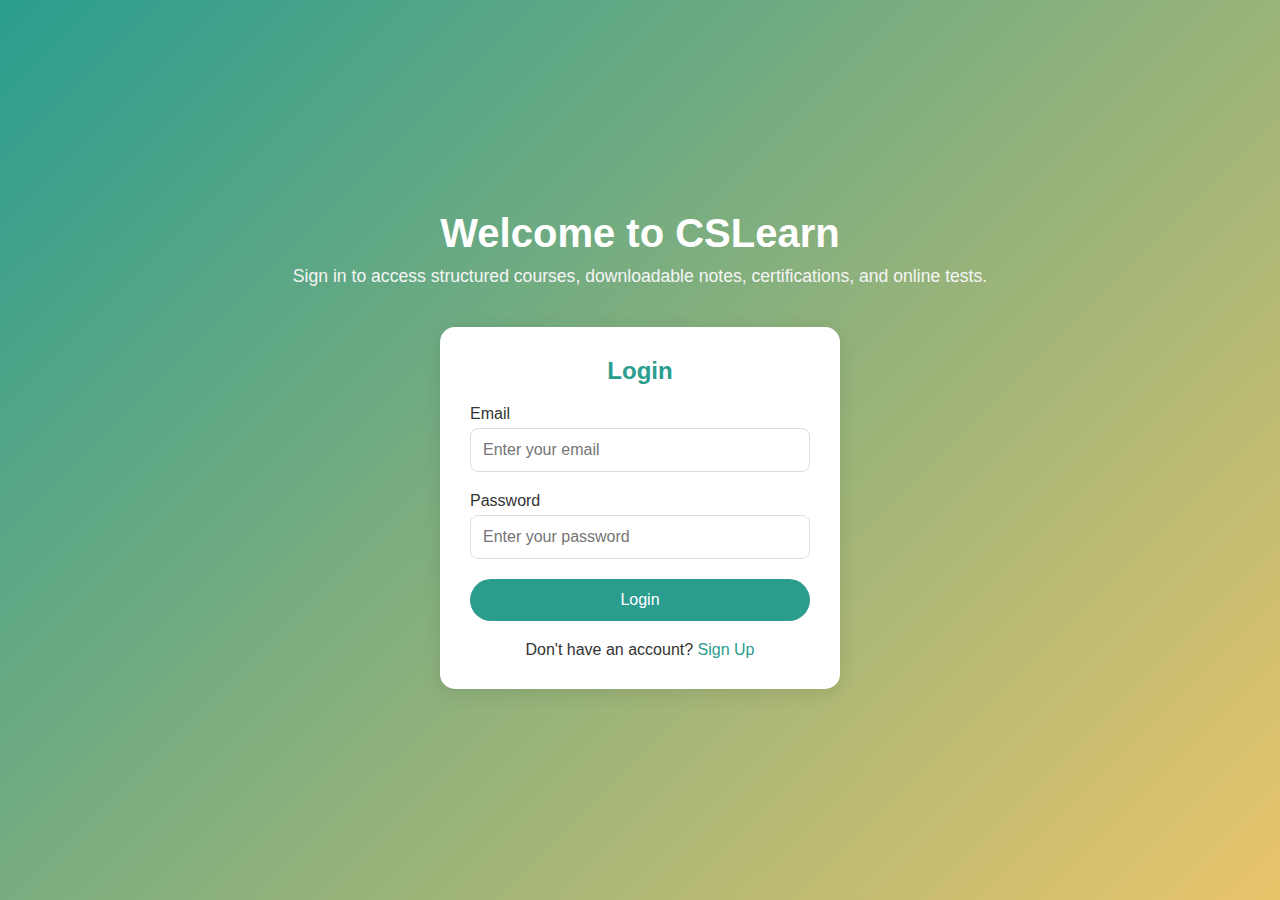
<file: notes.html>
<!DOCTYPE html>
<html lang="en">
<head>
  <meta charset="UTF-8">
  <meta name="viewport" content="width=device-width, initial-scale=1">
  <title>Notes - CS E-Learning</title>
  <link rel="stylesheet" href="notes.css">
</head>
<body>
  <!-- Check Login Status -->
    <script>
        // Check if user is logged in
        if (!localStorage.getItem('loggedIn')) {
            window.location.href = 'index.html'; // Redirect to login page
        }
    </script>
  <!-- Header -->
  <header class="header">
    <div class="container">
      <div class="logo">CS<span>Learn</span></div>
      <nav class="nav">
        <a href="home.html">Home</a>
        <a href="course.html">Courses</a>
        <a href="notes.html" class="active">Notes</a>
        <a href="Certificates.html">Certificates</a>
        <a href="contect.html">Contact</a>
      </nav>
    </div>
  </header>

  <!-- Notes Section -->
  <section class="notes">
    <div class="container">
      <h2>Download Notes</h2>
      <p>Here you can find PDF notes for all topics.</p>

      <div class="notes-list">

        <div class="note-card">
          <h3>Introduction to Computers</h3>
          <a href="pdf/Ch.01_Introduction_ to_computers.pdf" download>Download PDF</a>
        </div>

        <div class="note-card">
          <h3>Programming Fundamentals</h3>
          <a href="pdf/Programming-Fundamentals-1674091002.pdf" download>Download PDF</a>
        </div>

        <div class="note-card">
          <h3>Database Management</h3>
          <a href="pdf/DBMS.pdf" download>Download PDF</a>
        </div>

        <div class="note-card">
          <h3>Web Development Basics</h3>
          <a href="pdf/CSIT_(R22)_3-1_WEB APPLICATION DEVELOPMENT_DIGITAL NOTES.pdf" download>Download PDF</a>
        </div>

        <div class="note-card">
          <h3>Networking Essentials</h3>
          <a href="pdf/SMB_University_120307_Networking_Fundamentals.pdf" download>Download PDF</a>
        </div>

      </div>
    </div>
  </section>

  <!-- Footer -->
  <footer class="footer">
    <div class="container">
      <p>&copy; 2025 CS Learn | Designed by Chirag</p>
      <div class="social-links">
        <a href="https://www.linkedin.com/in/chirag-chauhan-78a33319b" target="_blank">LinkedIn</a> 
        <span>|</span>
        <a href="https://github.com/chiragc7" target="_blank">GitHub</a>
        <span>|</span>
         <a href="https://chiragc7.github.io/portfolio/" target="_blank">portfolio</a> 
         
    
      <p>📧  <a href="mailto:chiragchauhan10614@gmail.com" class="email-link">chiragchauhan10614@gmail.com</a> | 📞 +91-9105286928</p>
    </div>
  </footer>

</body>
</html>
</file>
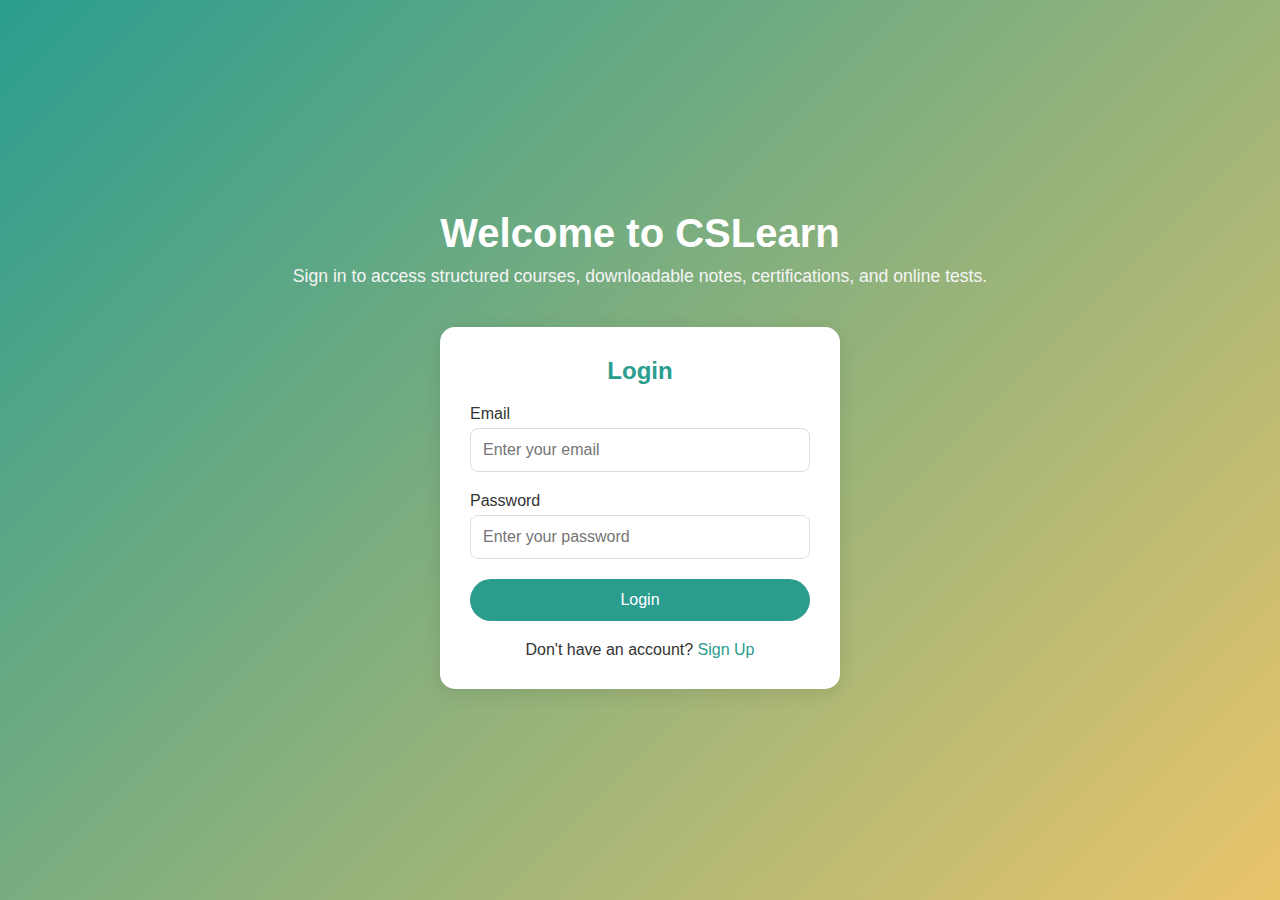
<file: programing.html>
<!DOCTYPE html>
<html lang="en">
<head>
  <meta charset="UTF-8" />
  <meta name="viewport" content="width=device-width, initial-scale=1.0" />
  <title>Programming Fundamentals</title>
  <link rel="stylesheet" href="programing.css" />
</head>
<body>
  <!-- Check Login Status -->
    <script>
        // Check if user is logged in
        if (!localStorage.getItem('loggedIn')) {
            window.location.href = 'index.html'; // Redirect to login page
        }
    </script>
  <header>
    <h1>Programming Fundamentals</h1>
    <p>A beginner's guide to coding concepts</p>
  </header>

  <main class="container">
    <section class="intro">
      <h2>Introduction</h2>
      <p>
        Programming Fundamentals is the foundation course that introduces you to the world of programming. 
        You'll learn basic concepts such as variables, data types, loops, conditions, and functions.
      </p>
    </section>

    <section class="topics">
      <h2>Core Topics</h2>
      <ul>
        <li>Variables</li>
        <li>If Statements</li>
        <li>Arrays</li>
        <li>Loops</li>
        <li>Functions</li>
      </ul>
    </section>

<h2>Variables</h2>
<p>A variable has a name, and you can store something in it.</p>
<p>In computer science, a variable is a named storage location in the computer's memory that holds a value. This value can be changed (or varied), which is why it’s called a variable.
</p>
<ul>
<li>A variable has a name (also called an identifier).</li>
<li>It stores data like numbers, text, or boolean values.</li>
<li>The value of a variable can change during program execution.</li>
<li>Variables make programs more flexible and easier to understand.</li>
</ul>

<h2>What is an if...else Statement?</h2>
<p>In computer science, an if...else statement is a conditional statement
     that helps a program make decisions. It tells the computer to execute a block
      of code only if a specified condition is true. If the condition is false,
     another block of code (the else part) can be executed.
</p>

<ul>
    <li>if checks a condition (like whether a number is greater than 10).</li>
    <li>If the condition is true, a specific set of instructions is executed. </li>
    <li>If the condition is false, the code in the else block runs (if present).</li>
    <li>it's a basic building block of decision making in programming.</li>

</ul>

<h2> What is an Array?</h2>
<p>In computer science, an array is a collection of elements (values or variables),
     all of the same data type, stored at contiguous memory locations. Arrays are used to store multiple
      values in a single variable, 
    instead of declaring separate variables for each value.

</p>
<ul>
<li>Arrays have a fixed size (defined at the time of declaration).
</li>
<li>Elements are accessed using indexes, starting from 0.</li>
<li>Arrays store homogeneous data (same type: all integers, all strings, etc.).</li>
<li>Arrays make it easy to work with multiple values in loops and conditions.</li>
</ul>

<h2>🔄 What is a Loop?</h2>
<p>In computer science, a loop is a control structure that allows code to be repeated multiple times based on a condition. It helps reduce redundancy and write efficient, compact code.
</p>
<ul>
<li>Loops repeat a block of code while a condition is true.</li>
<li>There are three main types of loops:</li>
<ol>
    <li>for loop – used when the number of iterations is known.</li>
    <li>while loop – used when the condition is checked before execution.</li>
    <li>do...while loop – used when the condition is checked after execution.
    </li>
</ol>
</ul>

<h2>🧩 What is a Function?</h2>
<p>In computer science, a function is a reusable block of 
  code designed to perform a specific task. Instead of writing the same code again and again,
   you can write a function once and call it whenever needed.
</p>
<ul>
<li>Functions make programs modular and organized.</li>
<li>A function has:</li>
<ol>
  <li>A name</li>
  <li>Optional parameters</li>
  <li>A body (set of instructions)</li>
  <li>An optional return value</li>

</ol>
<li>Functions help reduce code duplication and improve readability.</li>
</ul>










    <section class="outcome">
      <h2>Learning Outcome</h2>
      <p>
        After completing this course, you will be able to write simple programs, understand logic building, and move on to advanced programming languages.
      </p>
    </section>

  


  </main>

  <footer class="footer">
    <div class="container">
      <p>&copy; 2025 CS Learn | Designed by Chirag</p>
      <div class="social-links">
        <a href="https://www.linkedin.com/in/chirag-chauhan-78a33319b" target="_blank">LinkedIn</a> 
        <span>|</span>
        <a href="https://github.com/chiragc7" target="_blank">GitHub</a>
        <span>|</span>
         <a href="https://chiragc7.github.io/portfolio/" target="_blank">portfolio</a> 
         
    
      <p>📧  <a href="mailto:chiragchauhan10614@gmail.com" class="email-link">chiragchauhan10614@gmail.com</a> | 📞 +91-9105286928</p>
    </div>
  </footer>

</body>
</html>
</file>
<file: introduction.css>
body {
    margin: 0;
    font-family: 'Segoe UI', sans-serif;
    background-color: #f4f8fc;
    color: #333;
  }
  
  header {
    background-color: #007acc;
    color: white;
    text-align: center;
    padding: 40px 20px;
  }
  
  header h1 {
    margin: 0;
    font-size: 2.5rem;
  }
  
  header p {
    margin-top: 10px;
    font-size: 1.2rem;
  }
  
  .container {
    max-width: 900px;
    margin: 30px auto;
    padding: 0 20px;
  }
  
  .intro, .details, .info {
    background: white;
    margin-bottom: 20px;
    padding: 20px;
    border-radius: 10px;
    box-shadow: 0 2px 8px rgba(0, 0, 0, 0.05);
  }
  
  .details ul {
    padding-left: 20px;
  }
  
  footer {
    background-color: #eee;
    text-align: center;
    padding: 15px;
    margin-top: 40px;
    font-size: 0.9rem;
    color: #666;
  }
</file>
<file: networking.css>
body {
    margin: 0;
    font-family: 'Segoe UI', sans-serif;
    background-color: #f1f7fc;
    color: #333;
  }
  
  header {
    background-color: #1d3557;
    color: white;
    padding: 40px 20px;
    text-align: center;
  }
  
  header h1 {
    margin: 0;
    font-size: 2.5rem;
  }
  
  header p {
    margin-top: 10px;
    font-size: 1.1rem;
  }
  
  .container {
    max-width: 900px;
    margin: 30px auto;
    padding: 0 20px;
  }
  
  section {
    background-color: white;
    margin-bottom: 25px;
    padding: 20px;
    border-radius: 8px;
    box-shadow: 0 2px 8px rgba(0,0,0,0.05);
  }
  
  section h2 {
    color: #1d3557;
  }
  
  ul {
    padding-left: 20px;
    line-height: 1.7;
  }
  
  footer {
    background-color: #dceef2;
    text-align: center;
    padding: 15px;
    font-size: 0.9rem;
    color: #444;
    margin-top: 40px;
  }
</file>
<file: programing.css>
body {
    margin: 0;
    font-family: 'Segoe UI', sans-serif;
    background-color: #f0f4f8;
    color: #333;
  }
  
  header {
    background-color: #1e90ff;
    color: white;
    padding: 30px 20px;
    text-align: center;
  }
  
  header h1 {
    margin: 0;
    font-size: 2.5rem;
  }
  
  header p {
    margin-top: 10px;
    font-size: 1.2rem;
  }
  
  .container {
    max-width: 900px;
    margin: 30px auto;
    padding: 0 20px;
  }
  
  section {
    background: white;
    margin-bottom: 20px;
    padding: 20px;
    border-radius: 8px;
    box-shadow: 0 2px 6px rgba(0,0,0,0.05);
  }
  
  ul {
    padding-left: 20px;
    line-height: 1.6;
  }
  
  footer {
    text-align: center;
    background-color: #ddd;
    padding: 15px;
    font-size: 0.9rem;
    color: #555;
  }
</file>
<file: certificates.css>
/* Reset */
* {
    margin: 0;
    padding: 0;
    box-sizing: border-box;
}

/* Body */
body {
    font-family: 'Poppins', sans-serif;
    background: #f9f9f9;
    color: #333;
}

/* Container */
.container {
    width: 90%;
    margin: auto;
    max-width: 1200px;
}

/* Header */
.header {
    background: #ffffff;
    padding: 20px 0;
    box-shadow: 0 2px 5px rgba(0,0,0,0.1);
}

.logo {
    font-size: 26px;
    font-weight: bold;
    color: #2b6777;
}

.logo span {
    color: #52ab98;
}

.nav {
    margin-top: 10px;
}

.nav a {
    margin: 0 15px;
    text-decoration: none;
    color: #555;
    font-weight: 500;
}

.nav a.active {
    color: #2b6777;
    font-weight: bold;
}

/* Certificates Section */
.certificates {
    padding: 60px 0;
    text-align: center;
}

.certificates h2 {
    font-size: 36px;
    color: #2b6777;
    margin-bottom: 10px;
}

.certificates p {
    font-size: 18px;
    margin-bottom: 40px;
}

.certificate-list {
    display: grid;
    grid-template-columns: repeat(auto-fit, minmax(260px, 1fr));
    gap: 20px;
}

.certificate-card {
    background: #ffffff;
    padding: 25px;
    border-radius: 10px;
    box-shadow: 0 2px 10px rgba(0,0,0,0.1);
    transition: 0.3s;
}

.certificate-card:hover {
    transform: translateY(-5px);
}

.certificate-card h3 {
    font-size: 22px;
    margin-bottom: 15px;
    color: #333;
}

.certificate-card a {
    text-decoration: none;
    background: #2b6777;
    color: #fff;
    padding: 10px 20px;
    border-radius: 25px;
    display: inline-block;
    margin-top: 10px;
    font-weight: bold;
}

.certificate-card a:hover {
    background: #52ab98;
}

/* Footer */
.footer {
    background: #2b6777;
    color: white;
    text-align: center;
    padding: 20px 0;
}

/* Responsive */
@media (max-width: 768px) {
    .nav {
        display: none;
    }
}
</file>
<file: contect.css>
/* Reset default styles */
* {
    margin: 0;
    padding: 0;
    box-sizing: border-box;
}

/* Global styles */
body {
    font-family: 'Arial', sans-serif;
    line-height: 1.6;
    background-color: #f4f4f4;
    color: #333;
}

/* Header styles */
.header {
    background-color: #2c3e50;
    padding: 1rem 0;
}

.header .container {
    display: flex;
    justify-content: space-between;
    align-items: center;
    flex-wrap: wrap;
}

.logo {
    font-size: 1.8rem;
    font-weight: bold;
    color: white;
}

.logo span {
    color: #3498db;
}

.nav a {
    color: white;
    text-decoration: none;
    margin: 0 1rem;
    font-size: 1.1rem;
}

.nav a:hover,
.nav a.active {
    color: #3498db;
}

/* Contact section styles */
.contact {
    padding: 3rem 0;
}

.contact .container {
    max-width: 800px;
    margin: 0 auto;
    text-align: center;
}

.contact h2 {
    font-size: 2.2rem;
    color: #2c3e50;
    margin-bottom: 1rem;
}

.contact p {
    font-size: 1.1rem;
    margin-bottom: 2rem;
}

.contact-form {
    text-align: left;
}

.contact-form .form-control {
    border-radius: 5px;
}

/* Footer styles */
.footer {
    background-color: #2c3e50;
    color: white;
    padding: 2rem 0;
    text-align: center;
}

.footer .container {
    max-width: 1200px;
    margin: 0 auto;
}

.footer p {
    margin-bottom: 0.5rem;
}

.social-links a {
    color: #3498db;
    text-decoration: none;
    margin: 0 0.5rem;
    font-weight: bold;
}

.social-links a:hover {
    color: white;
}

.social-links span {
    color: white;
}

.email-link {
    color: #3498db;
    text-decoration: none;
}

.email-link:hover {
    color: white;
}

/* Responsive design */
@media (max-width: 768px) {
    .header .container {
        flex-direction: column;
        text-align: center;
    }

    .nav {
        margin-top: 1rem;
    }

    .nav a {
        margin: 0.5rem;
        display: inline-block;
    }

    .contact {
        padding: 2rem 1rem;
    }

    .contact h2 {
        font-size: 1.8rem;
    }
}

@media (max-width: 480px) {
    .logo {
        font-size: 1.5rem;
    }

    .nav a {
        font-size: 1rem;
    }

    .contact h2 {
        font-size: 1.5rem;
    }

    .contact p {
        font-size: 1rem;
    }

    .social-links a {
        display: block;
        margin: 0.5rem 0;
    }

    .social-links span {
        display: none;
    }
}
</file>
<file: course.css>
/* Reset */
* {
    margin: 0;
    padding: 0;
    box-sizing: border-box;
}

/* Body */
body {
    font-family: 'Poppins', sans-serif;
    background: #f9f9f9;
    color: #333;
}

/* Container */
.container {
    width: 90%;
    margin: auto;
    max-width: 1200px;
}

/* Header */
.header {
    background: #ffffff;
    padding: 20px 0;
    box-shadow: 0 2px 5px rgba(0,0,0,0.1);
}

.logo {
    font-size: 26px;
    font-weight: bold;
    color: #2b6777;
}

.logo span {
    color: #52ab98;
}

.nav {
    margin-top: 10px;
}

.nav a {
    margin: 0 15px;
    text-decoration: none;
    color: #555;
    font-weight: 500;
}

.nav a.active {
    color: #2b6777;
    font-weight: bold;
}

/* Courses Section */
.courses {
    padding: 60px 0;
    text-align: center;
}

.courses h2 {
    font-size: 36px;
    color: #2b6777;
    margin-bottom: 10px;
}

.courses p {
    font-size: 18px;
    margin-bottom: 40px;
}

.course-grid {
    display: grid;
    grid-template-columns: repeat(auto-fit, minmax(260px, 1fr));
    gap: 20px;
}

.course-card {
    background: #ffffff;
    padding: 25px;
    border-radius: 10px;
    box-shadow: 0 2px 10px rgba(0,0,0,0.1);
    transition: 0.3s;
}

.course-card:hover {
    transform: translateY(-5px);
}

.course-card h3 {
    font-size: 22px;
    margin-bottom: 15px;
    color: #333;
}

.course-card p {
    font-size: 16px;
    margin-bottom: 20px;
    color: #666;
}

.course-card a {
    text-decoration: none;
    background: #2b6777;
    color: #fff;
    padding: 10px 20px;
    border-radius: 25px;
    font-weight: bold;
}

.course-card a:hover {
    background: #52ab98;
}

/* Footer */
.footer {
    background: #2b6777;
    color: white;
    text-align: center;
    padding: 20px 0;
}

/* Responsive */
@media (max-width: 768px) {
    .nav {
        display: none;
    }
}
</file>
<file: database.css>
/* Reset default styles */
* {
    margin: 0;
    padding: 0;
    box-sizing: border-box;
}

/* Global styles */
body {
    font-family: 'Arial', sans-serif;
    line-height: 1.6;
    background-color: #f4f4f4;
    color: #333;
}

/* Header styles */
header {
    background-color: #2c3e50;
    color: white;
    text-align: center;
    padding: 2rem 1rem;
}

header h1 {
    font-size: 2.5rem;
    margin-bottom: 0.5rem;
}

header p {
    font-size: 1.2rem;
    opacity: 0.9;
}

/* Container styles */
.container {
    max-width: 1200px;
    margin: 0 auto;
    padding: 0 1rem;
}

/* Main content styles */
main {
    margin: 2rem 0;
}

section {
    background: white;
    padding: 1.5rem;
    margin-bottom: 1.5rem;
    border-radius: 8px;
    box-shadow: 0 2px 5px rgba(0, 0, 0, 0.1);
}

section h2 {
    font-size: 1.8rem;
    color: #2c3e50;
    margin-bottom: 1rem;
}

section p {
    margin-bottom: 1rem;
}

section ul {
    list-style: disc;
    padding-left: 2rem;
    margin-bottom: 1rem;
}

section ul li {
    margin-bottom: 0.5rem;
}

/* Footer styles */
.footer {
    background-color: #2c3e50;
    color: white;
    padding: 2rem 1rem;
    text-align: center;
}

.footer p {
    margin-bottom: 0.5rem;
}

.social-links a {
    color: #3498db;
    text-decoration: none;
    margin: 0 0.5rem;
    font-weight: bold;
}

.social-links a:hover {
    color: #ffffff;
}

.social-links span {
    color: #ffffff;
}

.email-link {
    color: #3498db;
    text-decoration: none;
}

.email-link:hover {
    color: #ffffff;
}

/* Responsive design */

/* Tablets and smaller screens */
@media (max-width: 768px) {
    header h1 {
        font-size: 2rem;
    }

    header p {
        font-size: 1rem;
    }

    section h2 {
        font-size: 1.5rem;
    }

    .container {
        padding: 0 1.5rem;
    }

    .footer {
        padding: 1.5rem 1rem;
    }
}

/* Mobile devices */
@media (max-width: 480px) {
    header {
        padding: 1.5rem 0.5rem;
    }

    header h1 {
        font-size: 1.8rem;
    }

    header p {
        font-size: 0.9rem;
    }

    section {
        padding: 1rem;
    }

    section h2 {
        font-size: 1.3rem;
    }

    section p {
        font-size: 0.95rem;
    }

    section ul {
        padding-left: 1.5rem;
    }

    .social-links a {
        display: block;
        margin: 0.5rem 0;
    }

    .social-links span {
        display: none;
    }

    .footer p {
        font-size: 0.9rem;
    }
}
</file>
<file: style.css>
/* Reset */
* {
    margin: 0;
    padding: 0;
    box-sizing: border-box;
}

/* Basic Body */
body {
    font-family: 'Poppins', sans-serif;
    color: #333;
    background: #f4f8fb;
    line-height: 1.6;
}

.container {
    width: 90%;
    margin: auto;
    max-width: 1200px;
}

/* Header */
.header {
    background: #fff;
    padding: 20px 0;
    box-shadow: 0 2px 5px rgba(0,0,0,0.1);
}

.logo {
    font-size: 26px;
    font-weight: bold;
    color: #2b6777;
}

.logo span {
    color: #52ab98;
}

.nav {
    margin-top: 10px;
}

.nav a {
    margin: 0 15px;
    text-decoration: none;
    color: #555;
    font-weight: 500;
}

.header .container {
    display: flex;
    justify-content: space-between;
    align-items: center;
}

/* Hero Section */
.hero {
    background: linear-gradient(to right, #52ab98, #2b6777);
    padding: 60px 0;
    color: white;
}

.hero-content {
    display: flex;
    align-items: center;
    flex-wrap: wrap;
}

.hero-text {
    flex: 1;
    padding: 20px;
}

.hero-text h1 {
    font-size: 40px;
    margin-bottom: 20px;
}

.hero-text p {
    margin-bottom: 30px;
    font-size: 18px;
}

.btn-primary {
    background: #fff;
    color: #2b6777;
    padding: 12px 25px;
    border-radius: 25px;
    text-decoration: none;
    font-weight: bold;
}

.hero-image {
    flex: 1;
    text-align: center;
}

.hero-image img {
    width: 100%;
    max-width: 400px;
    height: auto;
}

/* Features Section */
.features {
    padding: 50px 0;
    text-align: center;
    background: #fff;
}

.features-grid {
    display: flex;
    justify-content: space-around;
    flex-wrap: wrap;
    gap: 30px;
    margin-top: 30px;
}

.feature-item {
    background: #e0f7fa;
    padding: 30px;
    border-radius: 10px;
    flex: 1;
    min-width: 250px;
    max-width: 300px;
}

.feature-item h3 {
    margin-bottom: 10px;
    color: #2b6777;
}
.footer {
    background: #2b6777;
    color: #ffffff;
    text-align: center;
    padding: 15px 0; /* Padding kam kar diya */
    font-size: 14px;
}

.footer p {
    margin: 5px 0;
}

.social-links {
    margin: 8px 0;
}

.social-links a {
    color: #0d0d0d;
    text-decoration: none;
    margin: 0 5px;
    font-weight: 700;
}

.social-links a:hover {
    text-decoration: underline;
    color: #ffffff;
}

.social-links span {
    color: #ffffff;
}



/* Responsive */
@media (max-width: 768px) {
    .hero-content {
        flex-direction: column;
    }

    .nav {
        display: none;
    }
}
</file>
<file: notes.css>
/* Reset */
* {
    margin: 0;
    padding: 0;
    box-sizing: border-box;
}

/* Body */
body {
    font-family: 'Poppins', sans-serif;
    background: #f9f9f9;
    color: #333;
}

/* Container */
.container {
    width: 90%;
    margin: auto;
    max-width: 1200px;
}

/* Header */
.header {
    background: #ffffff;
    padding: 20px 0;
    box-shadow: 0 2px 5px rgba(0,0,0,0.1);
}

.logo {
    font-size: 26px;
    font-weight: bold;
    color: #2b6777;
}

.logo span {
    color: #52ab98;
}

.nav {
    margin-top: 10px;
}

.nav a {
    margin: 0 15px;
    text-decoration: none;
    color: #555;
    font-weight: 500;
}

.nav a.active {
    color: #2b6777;
    font-weight: bold;
}

/* Notes Section */
.notes {
    padding: 60px 0;
    text-align: center;
}

.notes h2 {
    font-size: 36px;
    color: #2b6777;
    margin-bottom: 10px;
}

.notes p {
    font-size: 18px;
    margin-bottom: 40px;
}

.notes-list {
    display: grid;
    grid-template-columns: repeat(auto-fit, minmax(260px, 1fr));
    gap: 20px;
}

.note-card {
    background: #ffffff;
    padding: 25px;
    border-radius: 10px;
    box-shadow: 0 2px 10px rgba(0,0,0,0.1);
    transition: 0.3s;
}

.note-card:hover {
    transform: translateY(-5px);
}

.note-card h3 {
    font-size: 22px;
    margin-bottom: 15px;
    color: #333;
}

.note-card a {
    text-decoration: none;
    background: #2b6777;
    color: #fff;
    padding: 10px 20px;
    border-radius: 25px;
    display: inline-block;
    margin-top: 10px;
    font-weight: bold;
}

.note-card a:hover {
    background: #52ab98;
}

/* Footer */
.footer {
    background: #2b6777;
    color: white;
    text-align: center;
    padding: 20px 0;
}

/* Responsive */
@media (max-width: 768px) {
    .nav {
        display: none;
    }
}
</file>
